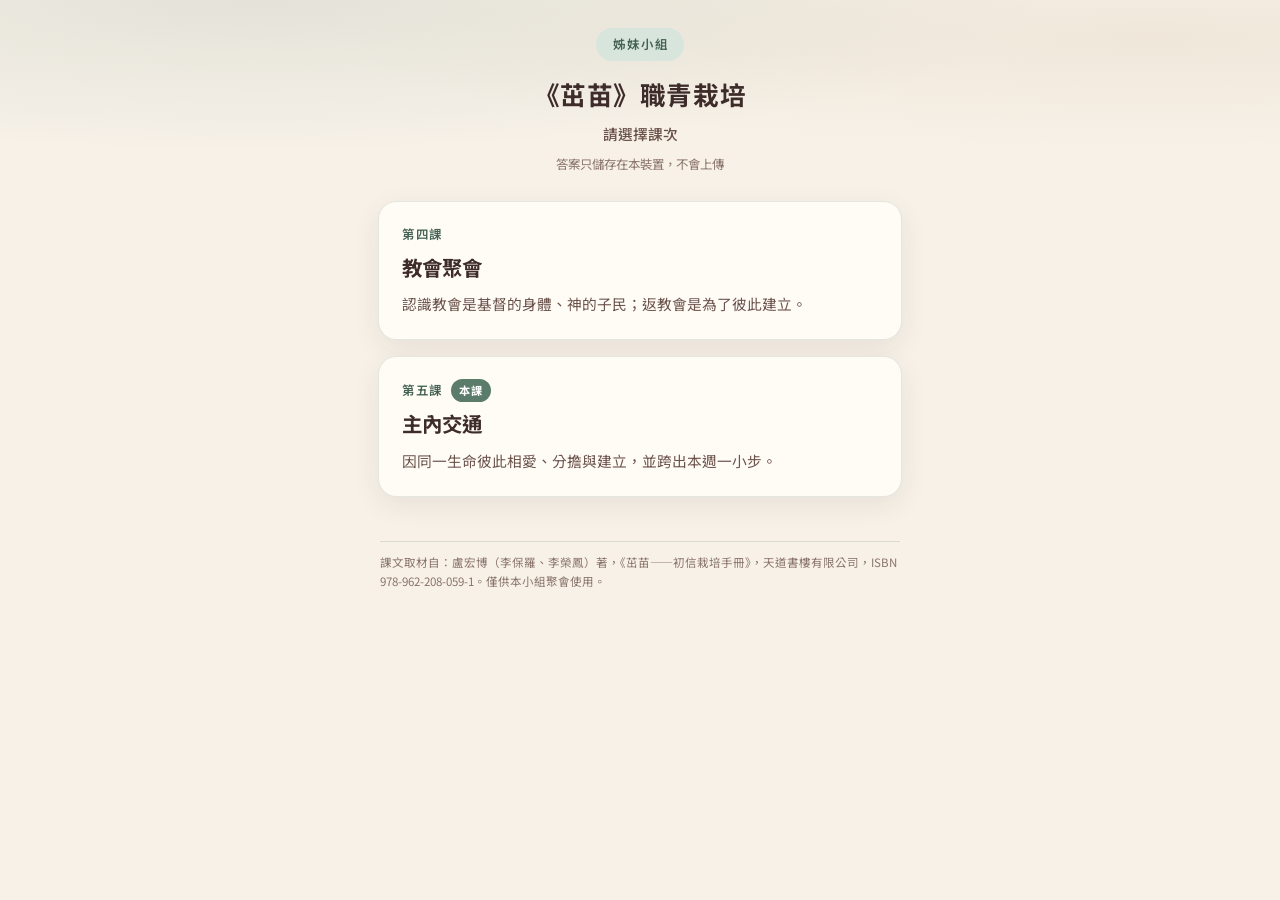
<file: index.html>
<!DOCTYPE html>
<html lang="zh-Hant">
<head>
  <meta charset="UTF-8" />
  <meta name="viewport" content="width=device-width, initial-scale=1, viewport-fit=cover" />
  <meta name="theme-color" content="#F7F1E8" />
  <meta name="description" content="《茁苗》職青姊妹小組｜請選擇課次" />
  <title>《茁苗》職青栽培｜課次目錄</title>
  <link rel="preconnect" href="https://fonts.googleapis.com" />
  <link rel="preconnect" href="https://fonts.gstatic.com" crossorigin />
  <link href="https://fonts.googleapis.com/css2?family=Noto+Sans+TC:wght@400;500;600;700&display=swap" rel="stylesheet" />
  <link rel="stylesheet" href="styles.css?v=20261112a" />
</head>
<body class="page-home">
  <header class="app-header">
    <div class="header-inner">
      <span class="badge">姊妹小組</span>
      <h1 class="app-title">《茁苗》職青栽培</h1>
      <p class="app-subtitle">請選擇課次</p>
      <p class="app-note">答案只儲存在本裝置，不會上傳</p>
    </div>
  </header>

  <main class="lesson-list">
    <a class="lesson-card" href="lesson4.html">
      <div class="lesson-meta">
        <span class="lesson-no">第四課</span>
      </div>
      <h2>教會聚會</h2>
      <p>認識教會是基督的身體、神的子民；返教會是為了彼此建立。</p>
    </a>

    <a class="lesson-card" href="lesson5.html">
      <div class="lesson-meta">
        <span class="lesson-no">第五課</span>
        <span class="tag-now">本課</span>
      </div>
      <h2>主內交通</h2>
      <p>因同一生命彼此相愛、分擔與建立，並跨出本週一小步。</p>
    </a>
  </main>

  <footer class="site-credit" aria-label="著作權與取材說明">
    <p>課文取材自：盧宏博（李保羅、李榮鳳）著，《茁苗——初信栽培手冊》，天道書樓有限公司，ISBN 978-962-208-059-1。僅供本小組聚會使用。</p>
  </footer>
</body>
</html>
</file>
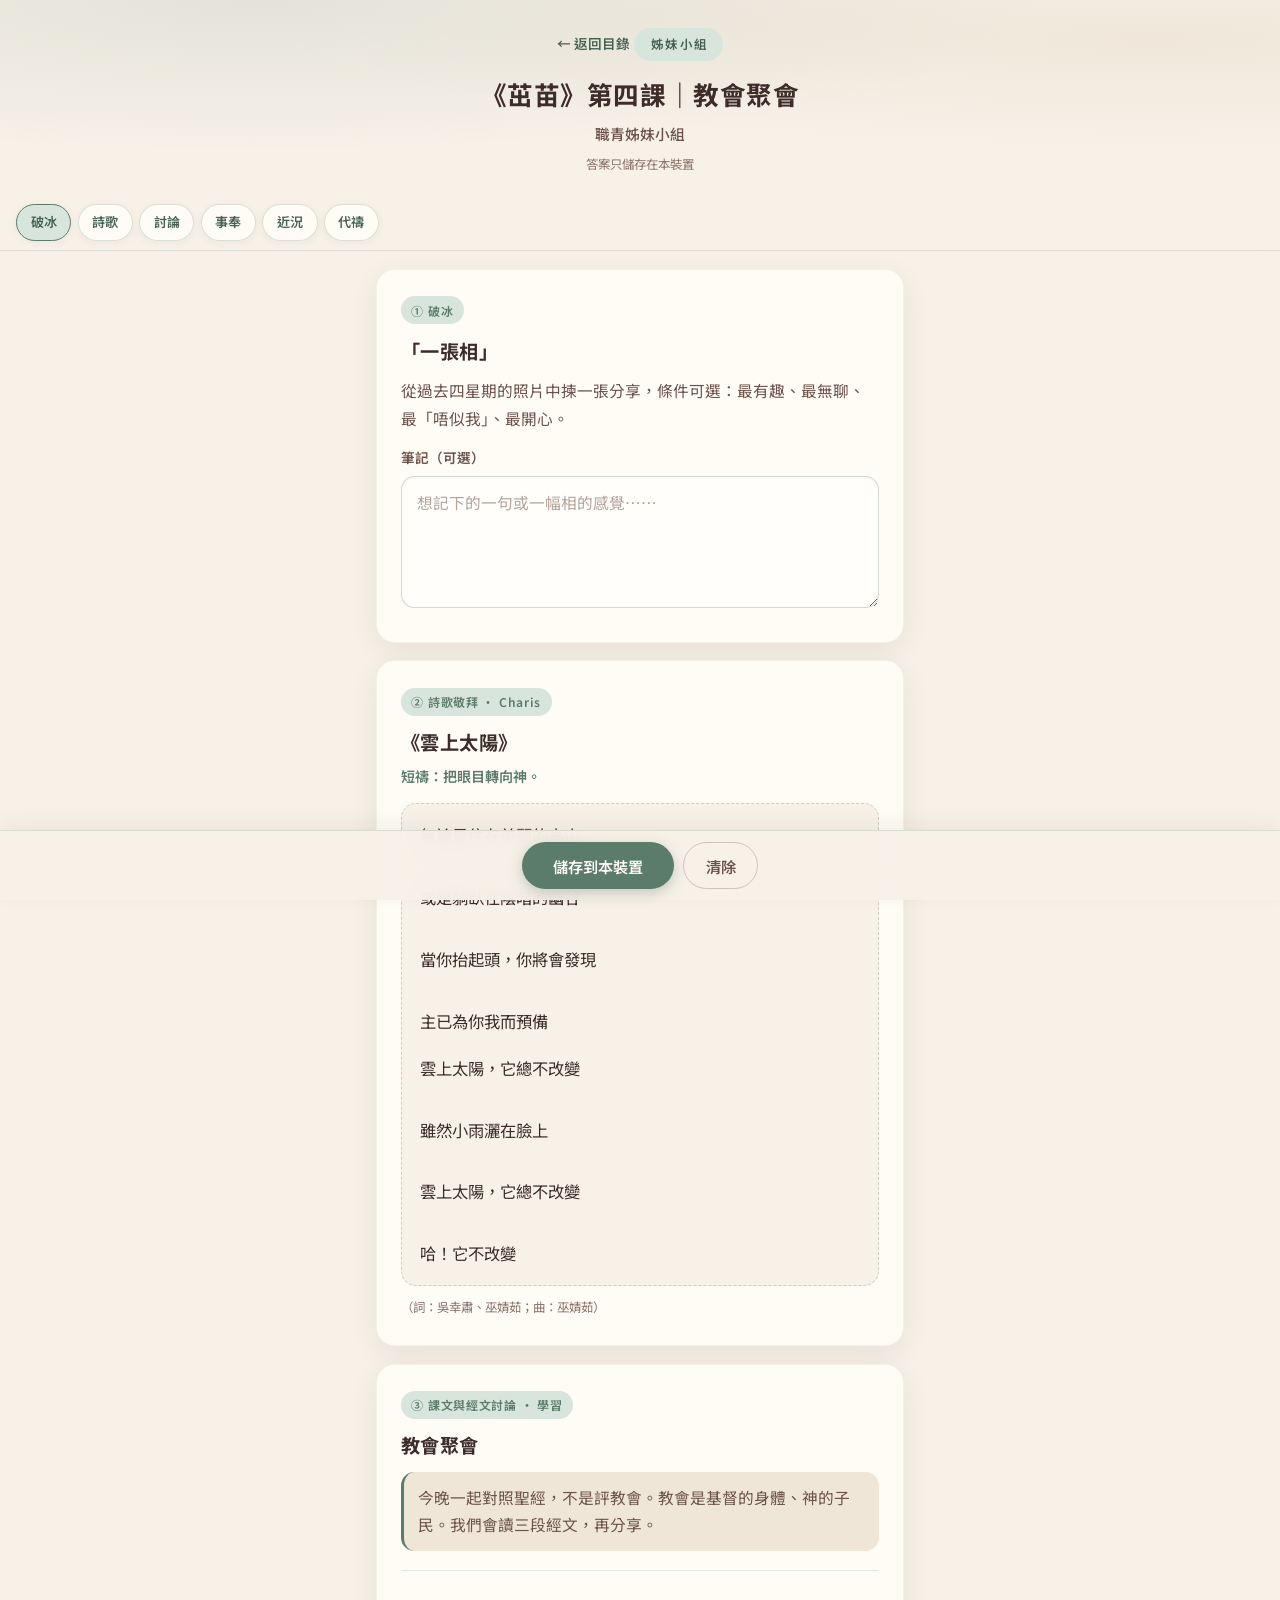
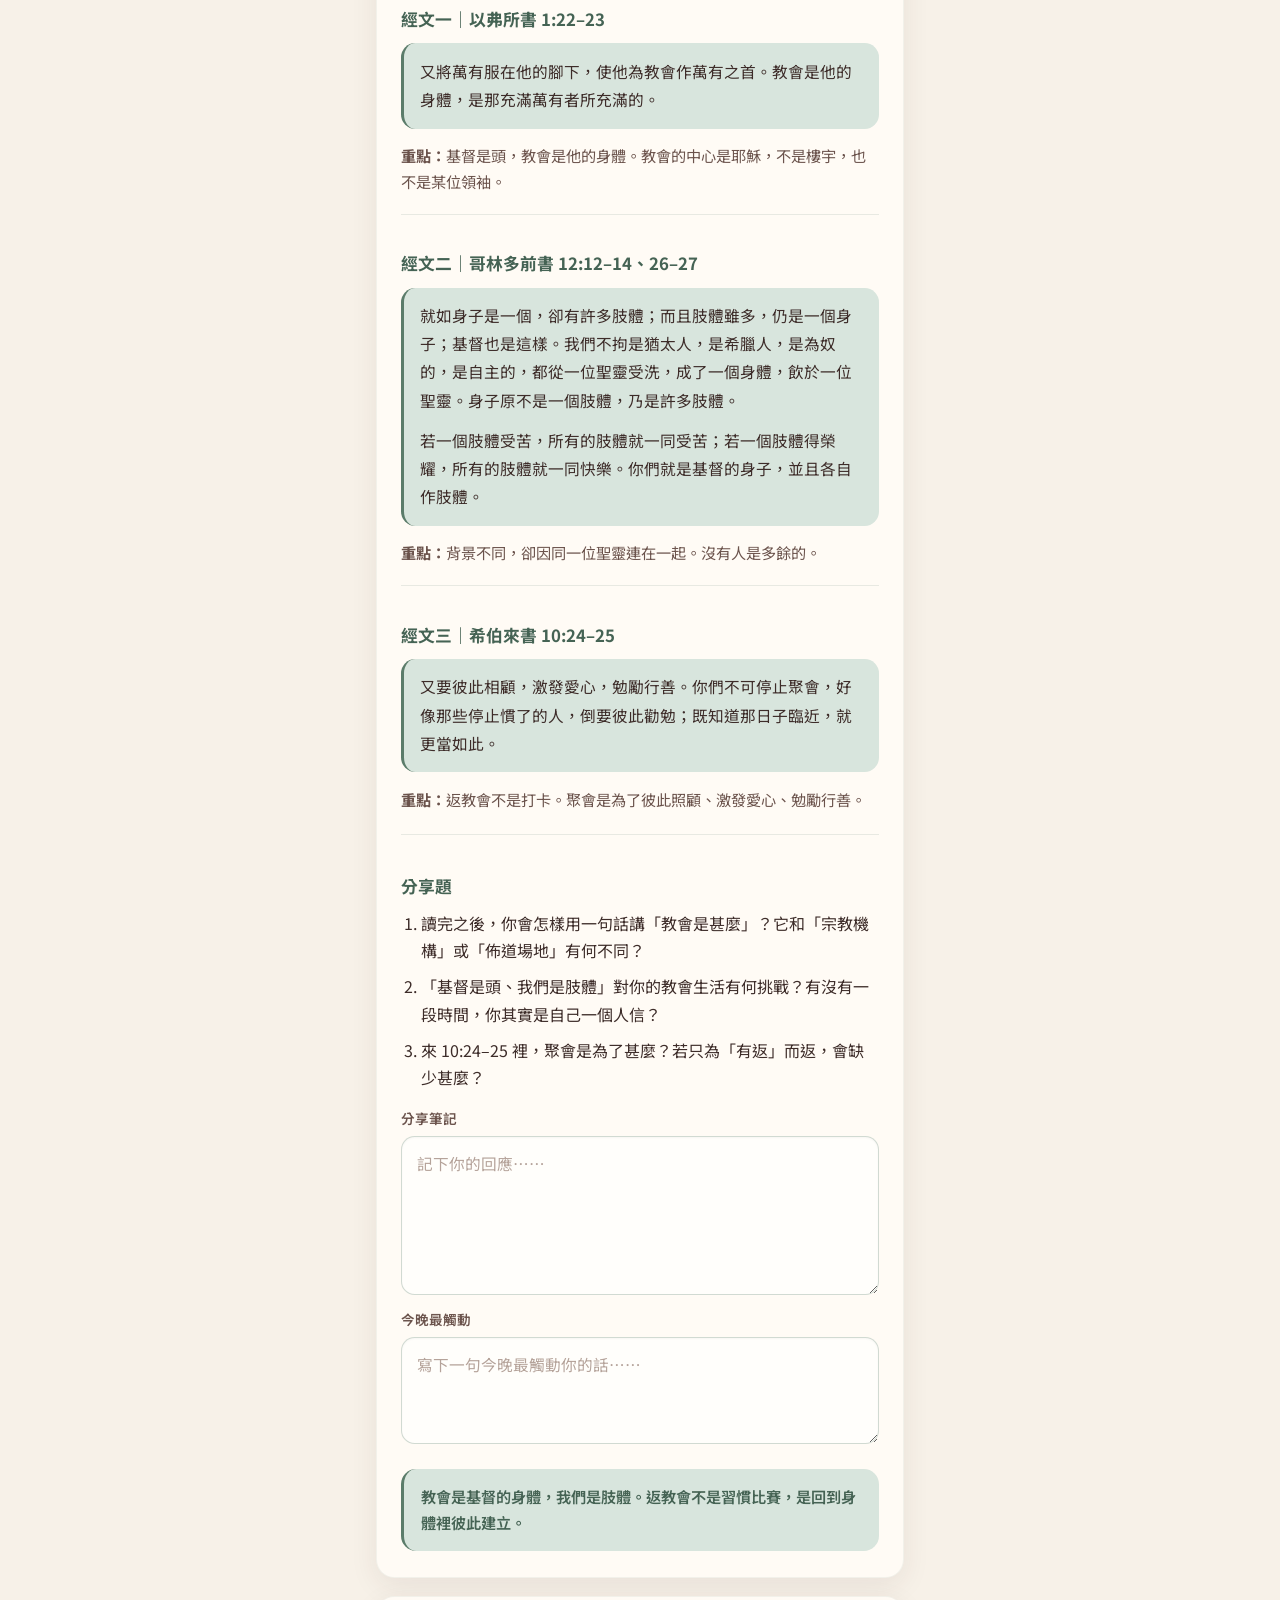
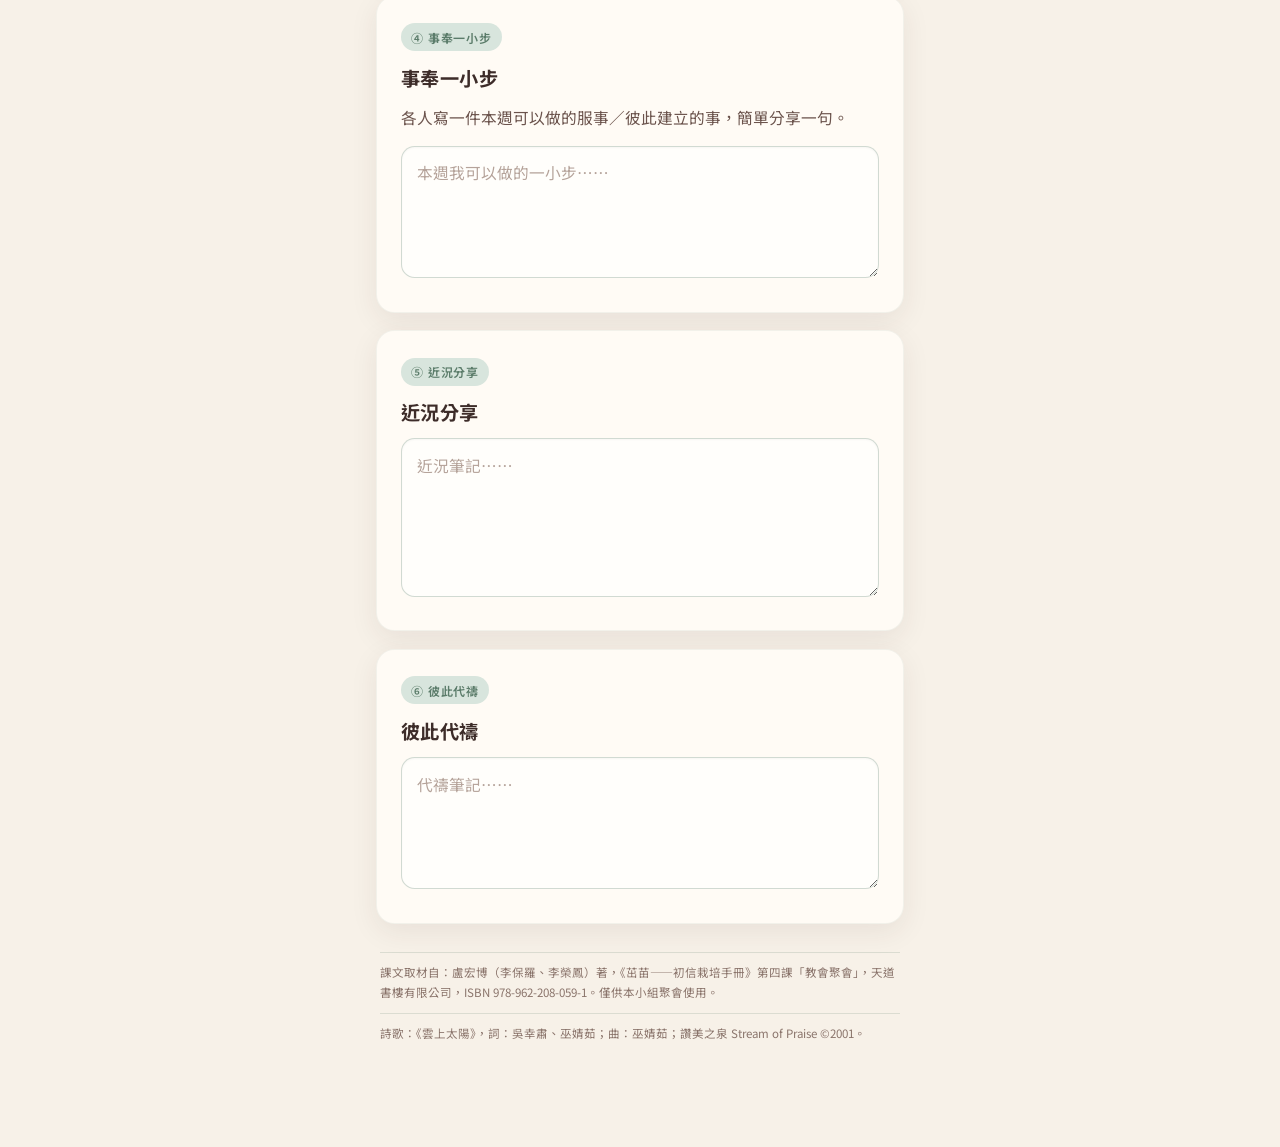
<file: lesson4.html>
<!DOCTYPE html>
<html lang="zh-Hant">
<head>
  <meta charset="UTF-8" />
  <meta name="viewport" content="width=device-width, initial-scale=1, viewport-fit=cover" />
  <meta name="theme-color" content="#F7F1E8" />
  <meta name="description" content="《茁苗》第四課｜教會聚會｜職青姊妹小組" />
  <title>《茁苗》第四課｜教會聚會</title>
  <link rel="preconnect" href="https://fonts.googleapis.com" />
  <link rel="preconnect" href="https://fonts.gstatic.com" crossorigin />
  <link href="https://fonts.googleapis.com/css2?family=Noto+Sans+TC:wght@400;500;600;700&display=swap" rel="stylesheet" />
  <link rel="stylesheet" href="styles.css?v=20261112a" />
</head>
<body data-prefix="zuomiao4:">
  <header class="app-header">
    <div class="header-inner">
      <a class="back-link" href="./">← 返回目錄</a>
      <span class="badge">姊妹小組</span>
      <h1 class="app-title">《茁苗》第四課｜教會聚會</h1>
      <p class="app-subtitle">職青姊妹小組</p>
      <p class="app-note">答案只儲存在本裝置</p>
    </div>
  </header>

  <nav class="nav-chips" aria-label="快速導覽">
    <a href="#icebreaker">破冰</a>
    <a href="#song">詩歌</a>
    <a href="#discuss">討論</a>
    <a href="#serve">事奉</a>
    <a href="#sharing">近況</a>
    <a href="#prayer">代禱</a>
  </nav>

  <main>
    <!-- ① 破冰 -->
    <section class="card" id="icebreaker">
      <div class="section-label">① 破冰</div>
      <h2 class="section-title">「一張相」</h2>
      <p class="section-body">從過去四星期的照片中揀一張分享，條件可選：最有趣、最無聊、最「唔似我」、最開心。</p>
      <label class="field-label" for="ice-notes">筆記（可選）</label>
      <textarea id="ice-notes" data-key="ice-notes" rows="4" placeholder="想記下的一句或一幅相的感覺……"></textarea>
    </section>

    <!-- ② 詩歌 -->
    <section class="card" id="song">
      <div class="section-label">② 詩歌敬拜 · Charis</div>
      <h2 class="section-title">《雲上太陽》</h2>
      <p class="song-lead">短禱：把眼目轉向神。</p>
      <div class="lyrics">
        <p>無論是住在美麗的高山<br />
        或是躺臥在陰暗的幽谷<br />
        當你抬起頭，你將會發現<br />
        主已為你我而預備</p>
        <p>雲上太陽，它總不改變<br />
        雖然小雨灑在臉上<br />
        雲上太陽，它總不改變<br />
        哈！它不改變</p>
      </div>
      <p class="song-credit">（詞：吳幸肅、巫婧茹；曲：巫婧茹）</p>
    </section>

    <!-- ③ 討論 -->
    <section class="card" id="discuss">
      <div class="section-label">③ 課文與經文討論 · 學習</div>
      <h2 class="section-title">教會聚會</h2>
      <div class="section-intro">
        今晚一起對照聖經，不是評教會。教會是基督的身體、神的子民。我們會讀三段經文，再分享。
      </div>

      <div class="passage" id="v1">
        <h3 class="q-heading">經文一｜以弗所書 1:22–23</h3>
        <blockquote class="verse-quote">
          <p>又將萬有服在他的腳下，使他為教會作萬有之首。教會是他的身體，是那充滿萬有者所充滿的。</p>
        </blockquote>
        <p class="passage-point"><strong>重點：</strong>基督是頭，教會是他的身體。教會的中心是耶穌，不是樓宇，也不是某位領袖。</p>
      </div>

      <div class="passage" id="v2">
        <h3 class="q-heading">經文二｜哥林多前書 12:12–14、26–27</h3>
        <blockquote class="verse-quote">
          <p>就如身子是一個，卻有許多肢體；而且肢體雖多，仍是一個身子；基督也是這樣。我們不拘是猶太人，是希臘人，是為奴的，是自主的，都從一位聖靈受洗，成了一個身體，飲於一位聖靈。身子原不是一個肢體，乃是許多肢體。</p>
          <p>若一個肢體受苦，所有的肢體就一同受苦；若一個肢體得榮耀，所有的肢體就一同快樂。你們就是基督的身子，並且各自作肢體。</p>
        </blockquote>
        <p class="passage-point"><strong>重點：</strong>背景不同，卻因同一位聖靈連在一起。沒有人是多餘的。</p>
      </div>

      <div class="passage" id="v3">
        <h3 class="q-heading">經文三｜希伯來書 10:24–25</h3>
        <blockquote class="verse-quote">
          <p>又要彼此相顧，激發愛心，勉勵行善。你們不可停止聚會，好像那些停止慣了的人，倒要彼此勸勉；既知道那日子臨近，就更當如此。</p>
        </blockquote>
        <p class="passage-point"><strong>重點：</strong>返教會不是打卡。聚會是為了彼此照顧、激發愛心、勉勵行善。</p>
      </div>

      <div class="q-block" id="share-qs">
        <h3 class="q-heading">分享題</h3>
        <ol class="share-list">
          <li>讀完之後，你會怎樣用一句話講「教會是甚麼」？它和「宗教機構」或「佈道場地」有何不同？</li>
          <li>「基督是頭、我們是肢體」對你的教會生活有何挑戰？有沒有一段時間，你其實是自己一個人信？</li>
          <li>來 10:24–25 裡，聚會是為了甚麼？若只為「有返」而返，會缺少甚麼？</li>
        </ol>
        <label class="field-label" for="share-notes">分享筆記</label>
        <textarea id="share-notes" data-key="share-notes" rows="5" placeholder="記下你的回應……"></textarea>

        <label class="field-label" for="touched">今晚最觸動</label>
        <textarea id="touched" data-key="touched" rows="3" placeholder="寫下一句今晚最觸動你的話……"></textarea>

        <div class="close-line">教會是基督的身體，我們是肢體。返教會不是習慣比賽，是回到身體裡彼此建立。</div>
      </div>
    </section>

    <!-- ④ 事奉 -->
    <section class="card" id="serve">
      <div class="section-label">④ 事奉一小步</div>
      <h2 class="section-title">事奉一小步</h2>
      <p class="section-body">各人寫一件本週可以做的服事／彼此建立的事，簡單分享一句。</p>
      <textarea data-key="serve-notes" rows="4" placeholder="本週我可以做的一小步……"></textarea>
    </section>

    <!-- ⑤ 近況 -->
    <section class="card" id="sharing">
      <div class="section-label">⑤ 近況分享</div>
      <h2 class="section-title">近況分享</h2>
      <textarea data-key="sharing-notes" rows="5" placeholder="近況筆記……"></textarea>
    </section>

    <!-- ⑥ 代禱 -->
    <section class="card" id="prayer">
      <div class="section-label">⑥ 彼此代禱</div>
      <h2 class="section-title">彼此代禱</h2>
      <textarea data-key="prayer-notes" rows="4" placeholder="代禱筆記……"></textarea>
    </section>
  </main>

  <footer class="site-credit" aria-label="著作權與取材說明">
    <p>課文取材自：盧宏博（李保羅、李榮鳳）著，《茁苗——初信栽培手冊》第四課「教會聚會」，天道書樓有限公司，ISBN 978-962-208-059-1。僅供本小組聚會使用。</p>
    <p>詩歌：《雲上太陽》，詞：吳幸肅、巫婧茹；曲：巫婧茹；讚美之泉 Stream of Praise ©2001。</p>
  </footer>

  <div class="save-bar" role="region" aria-label="儲存與清除">
    <button type="button" id="btn-save" class="btn btn-primary">儲存到本裝置</button>
    <button type="button" id="btn-clear" class="btn btn-ghost">清除</button>
  </div>
  <div id="toast" class="toast" role="status" aria-live="polite"></div>

  <script src="app.js?v=20261112a"></script>
</body>
</html>
</file>
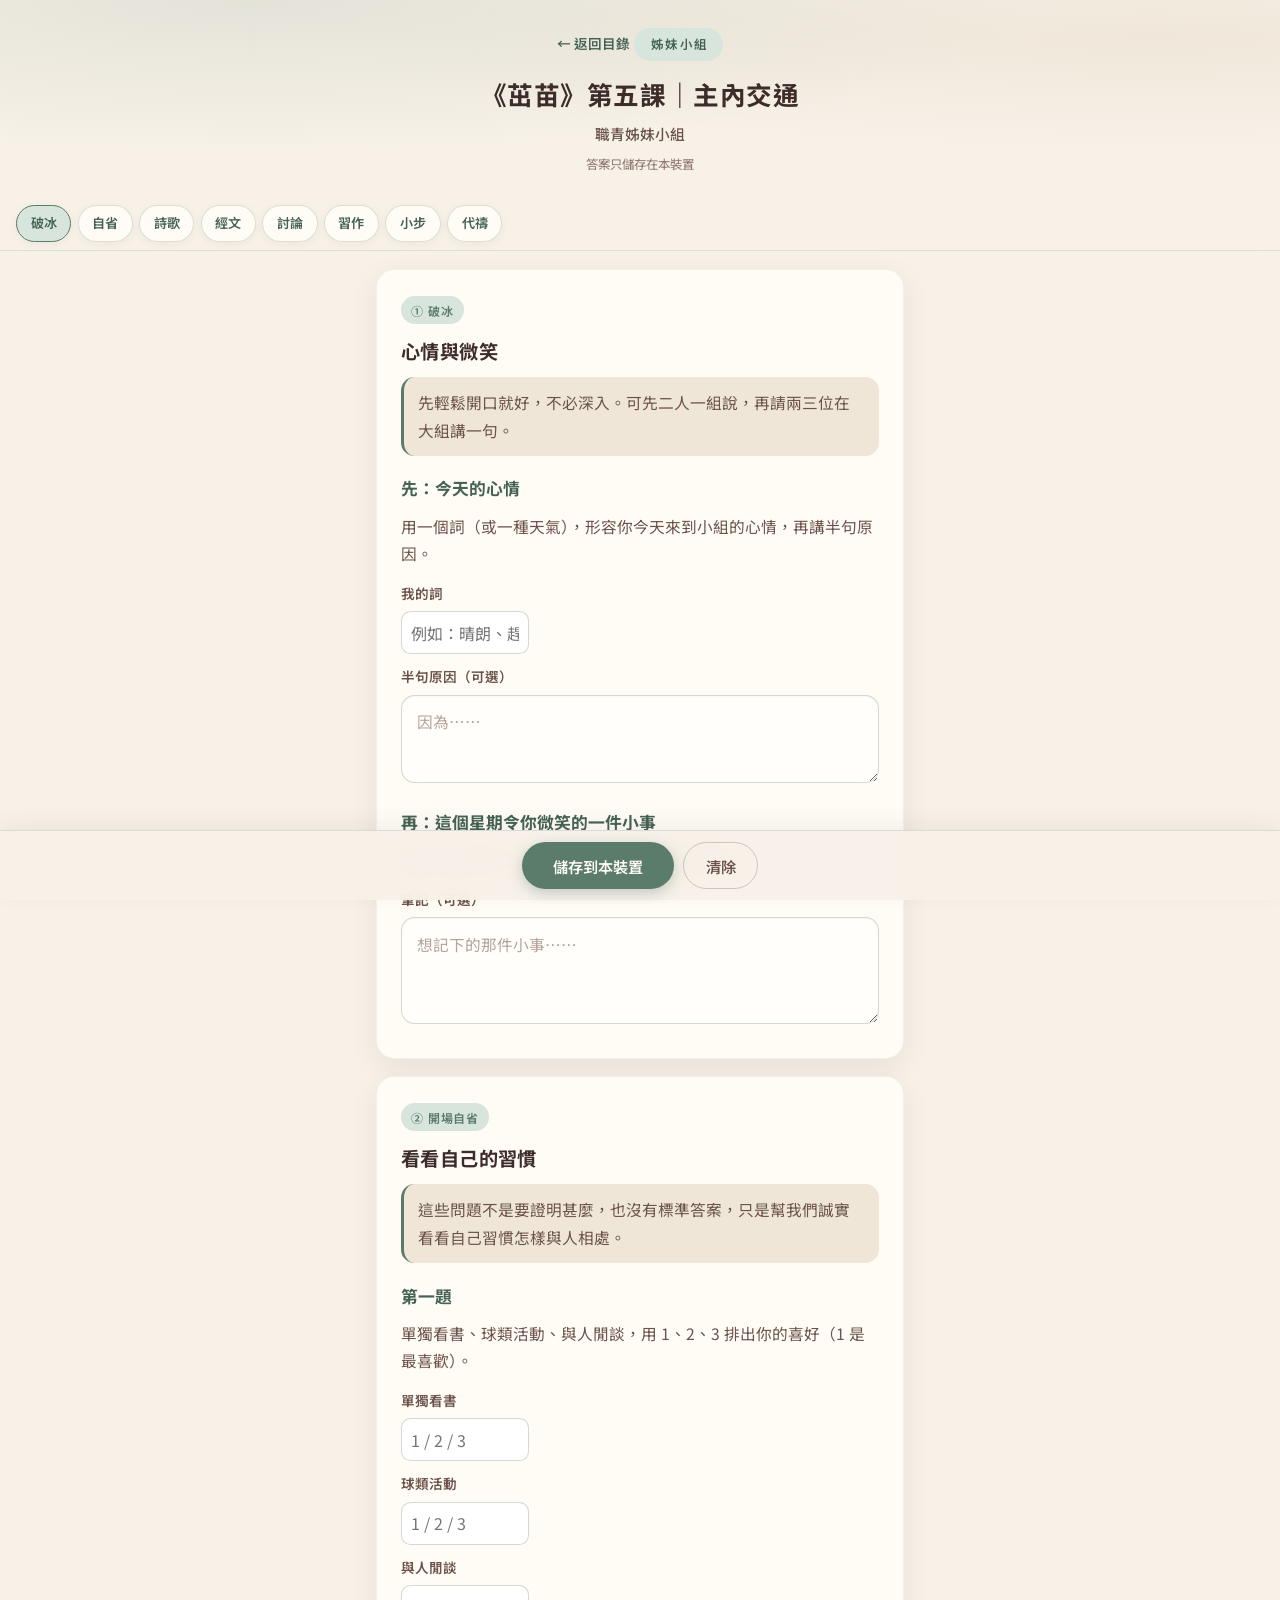
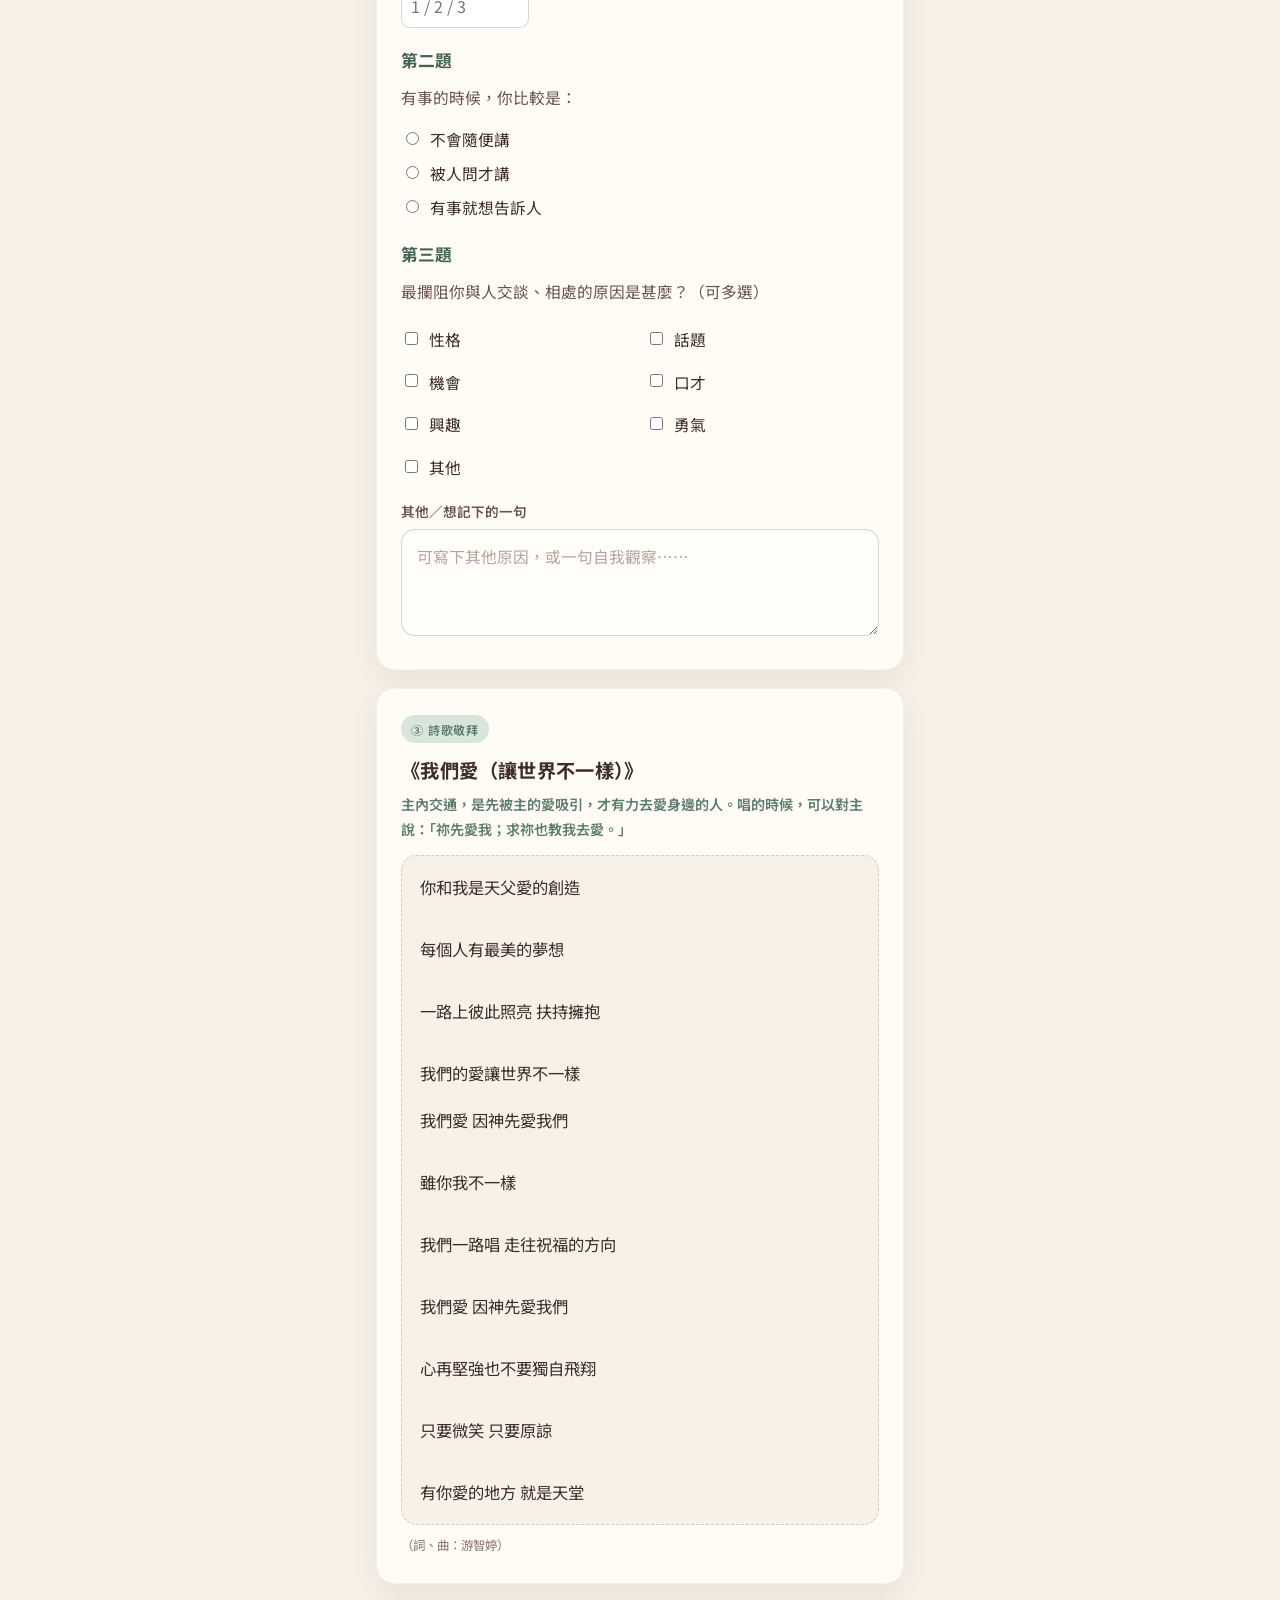
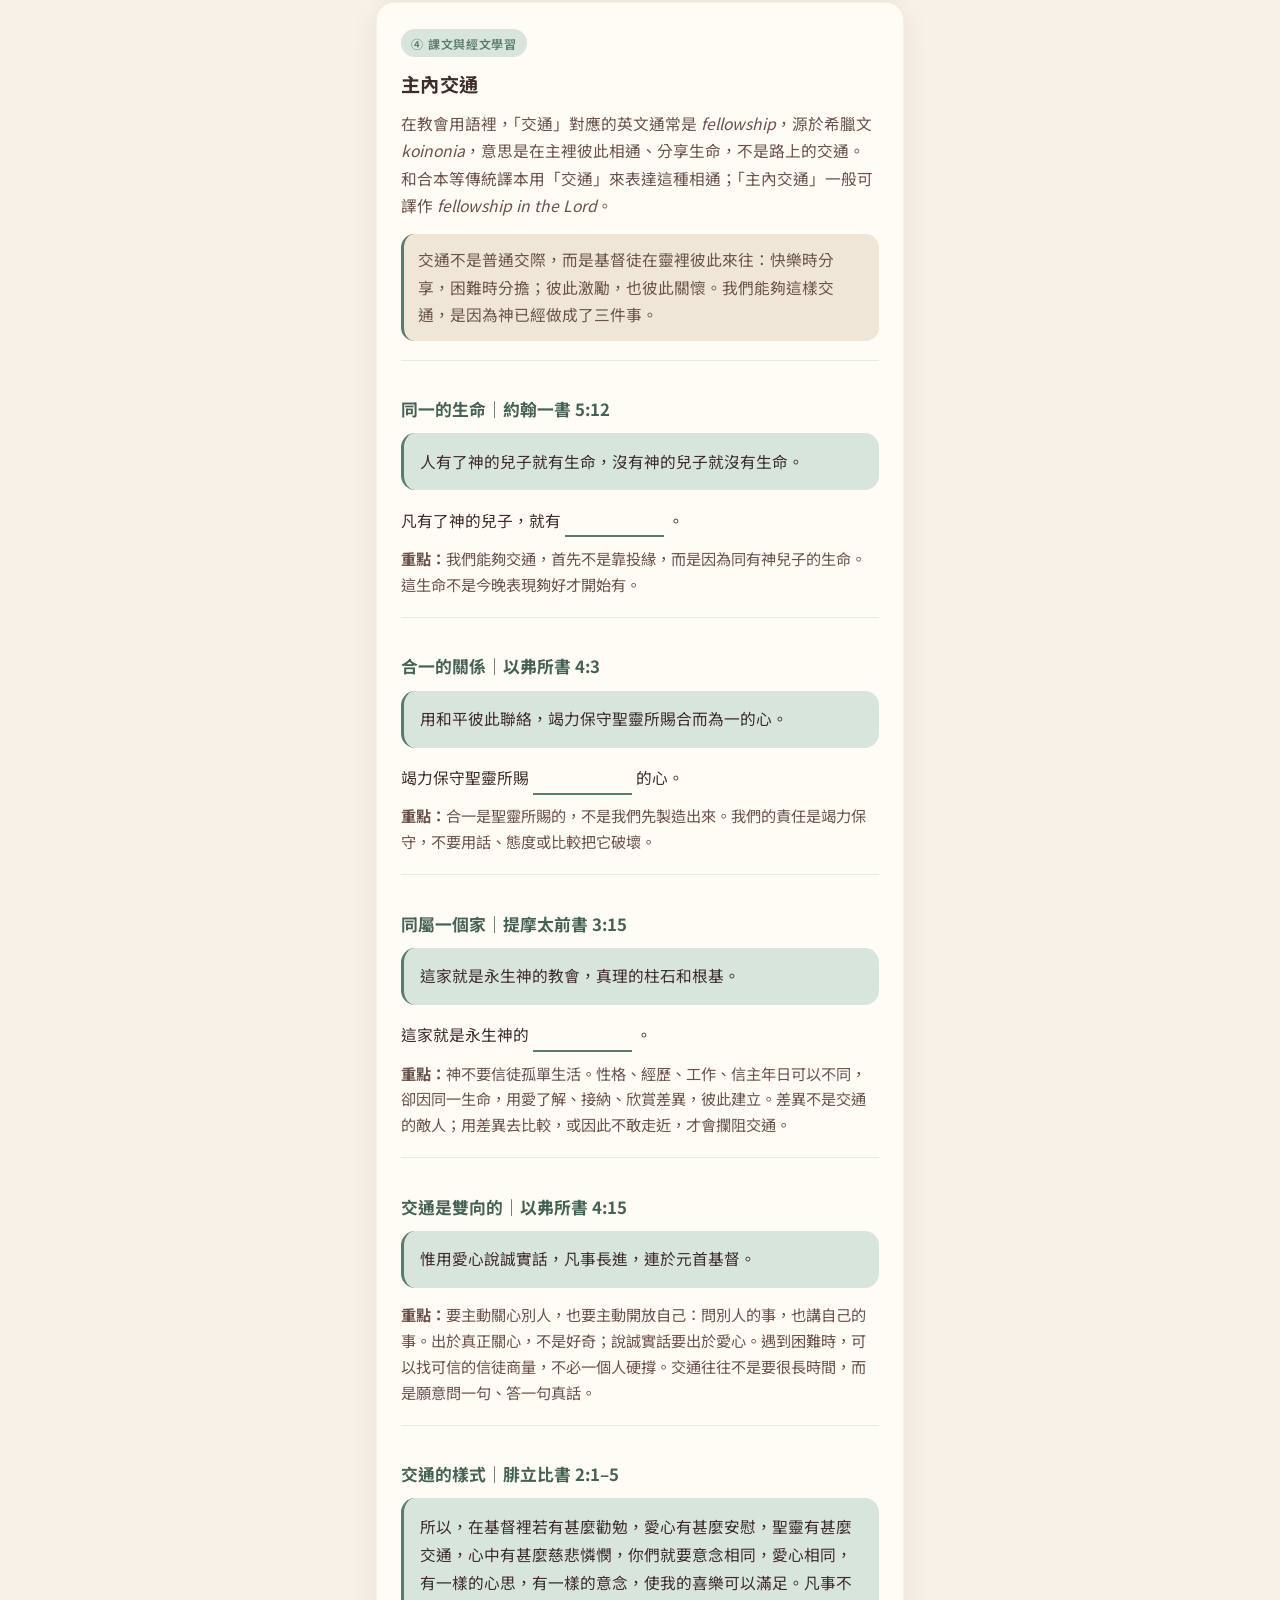
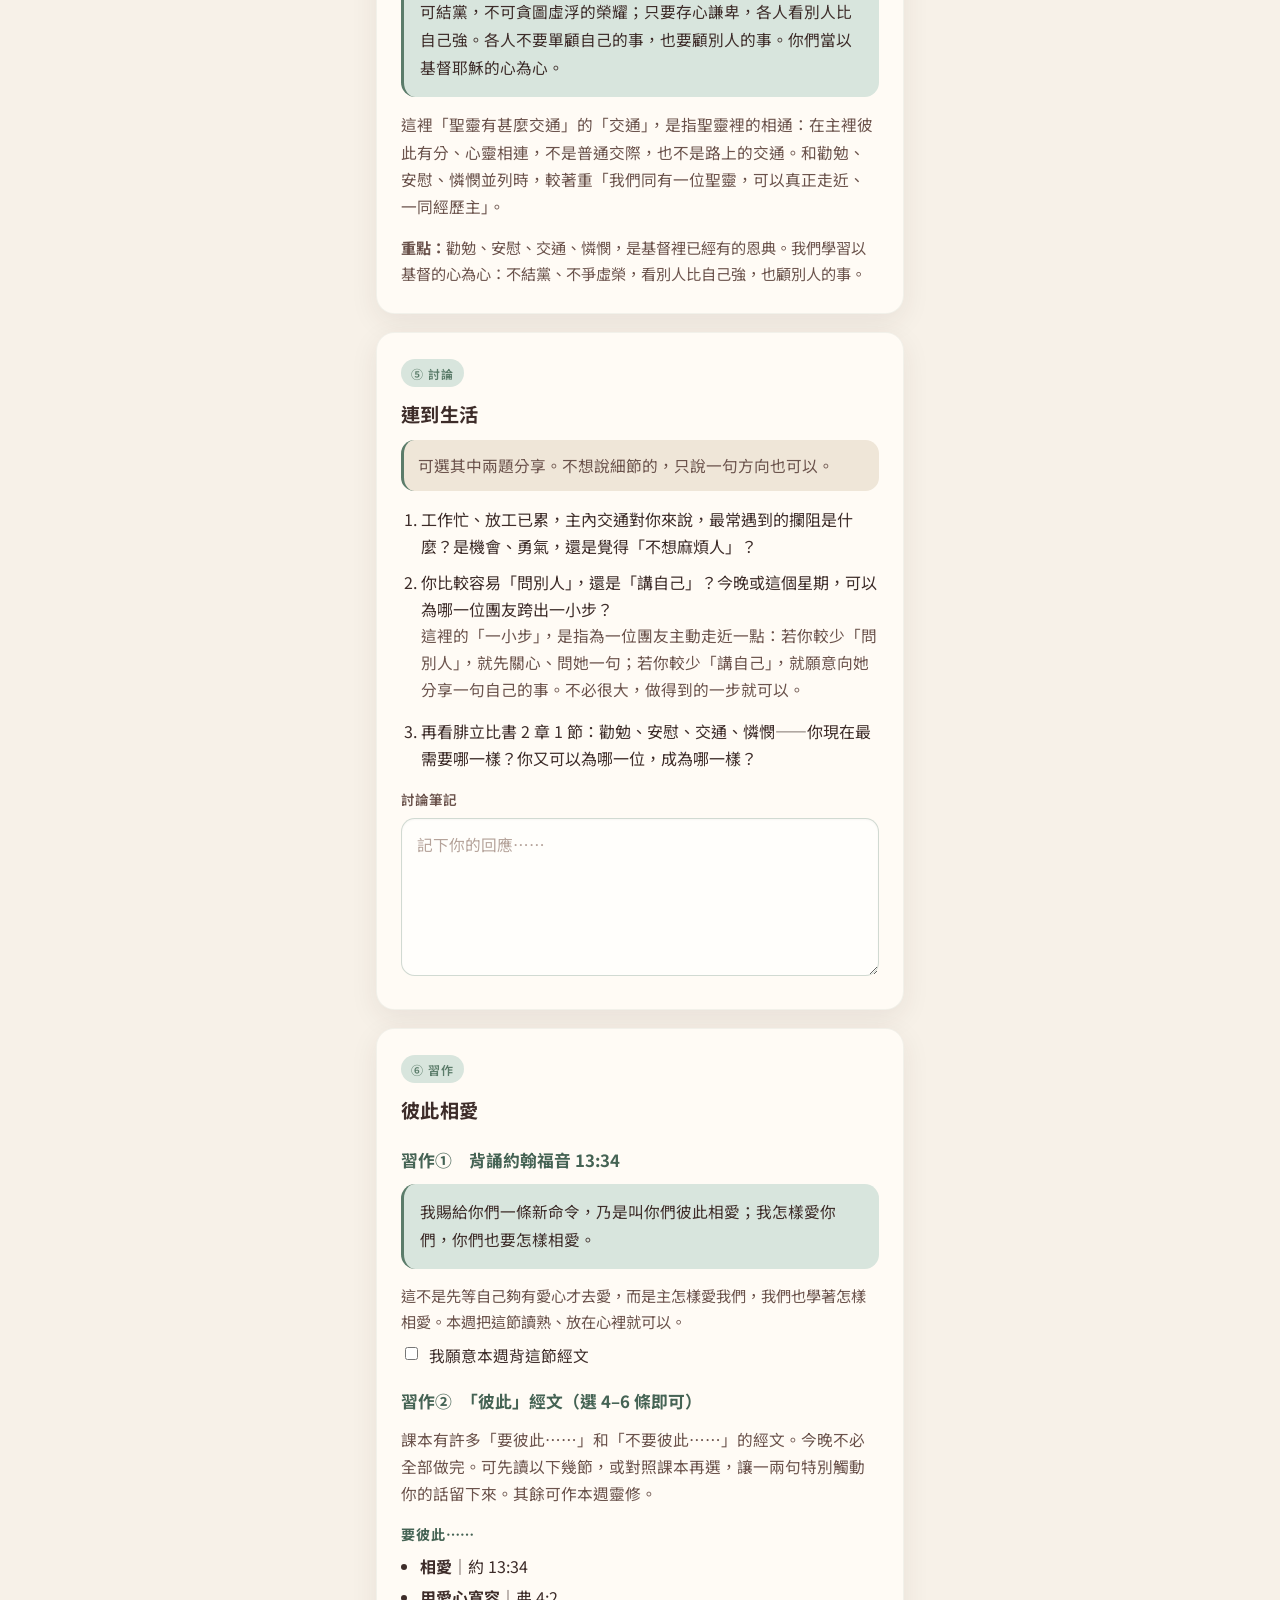
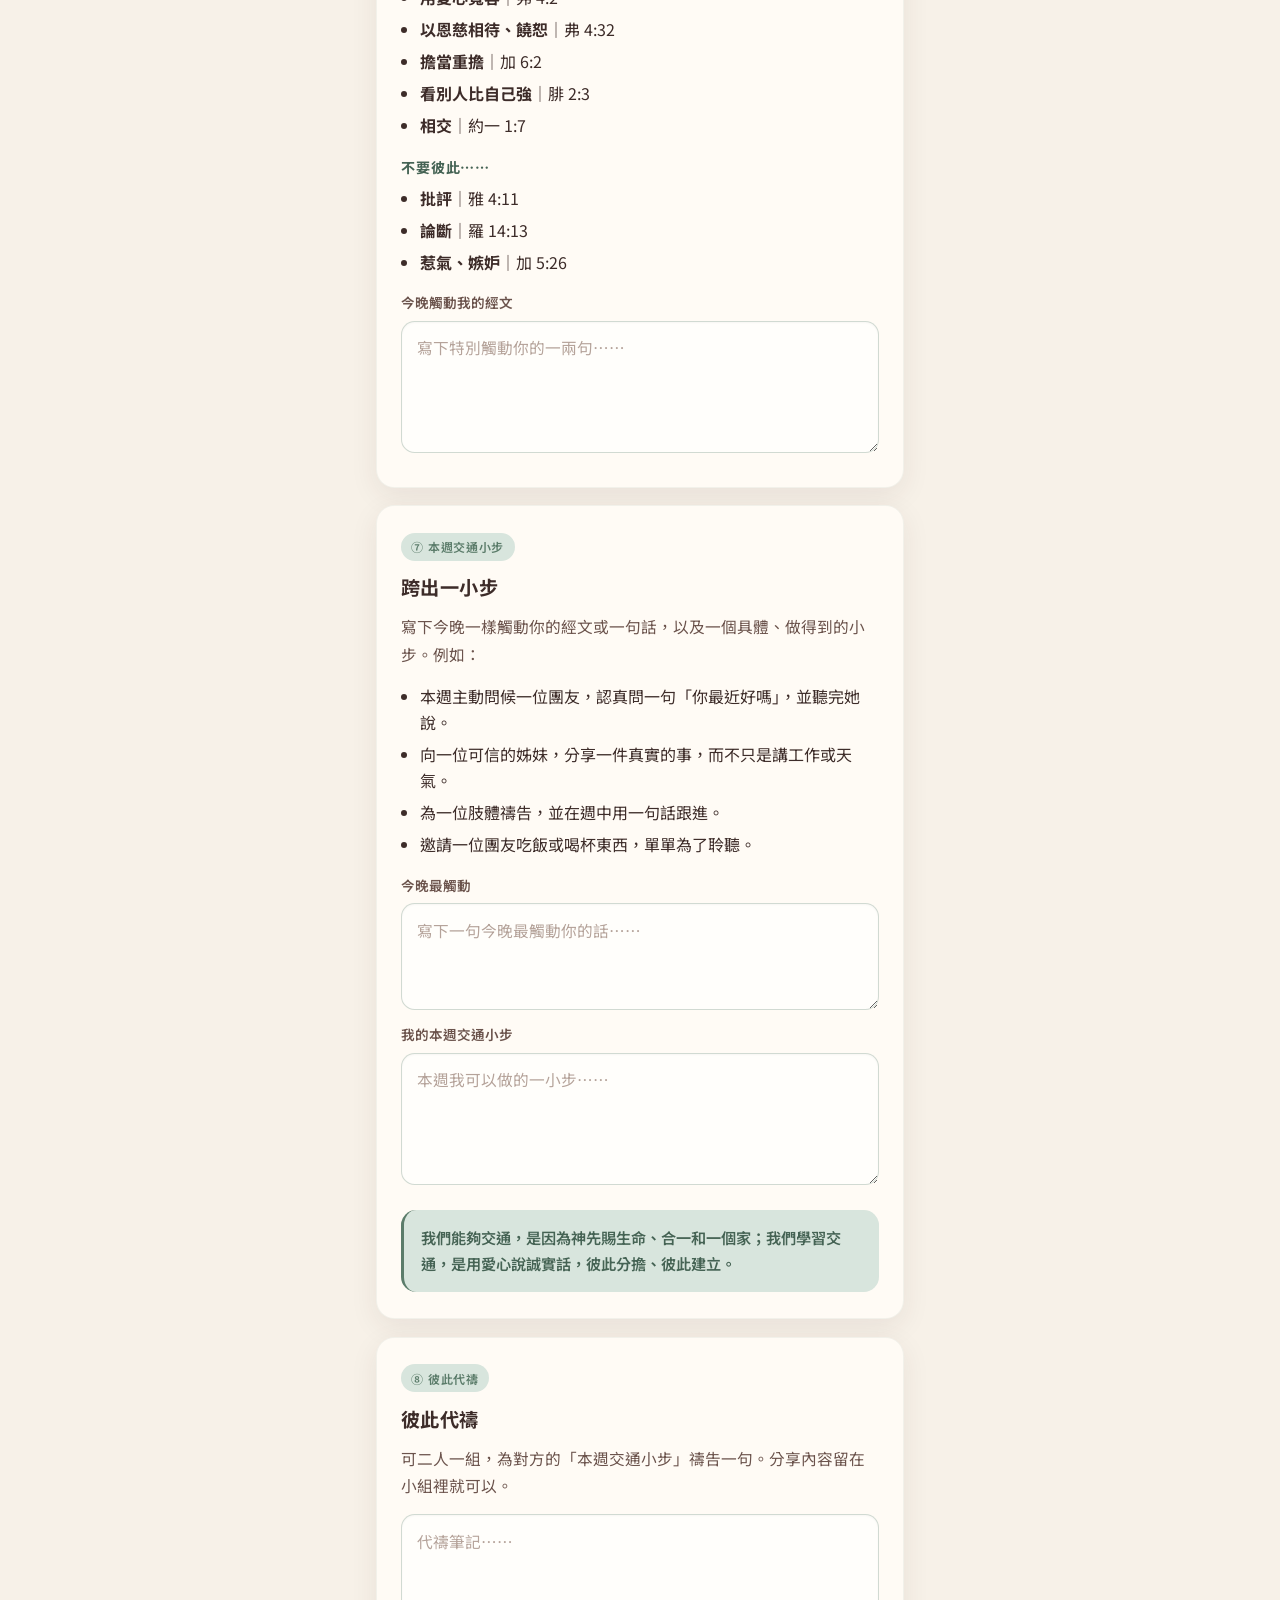
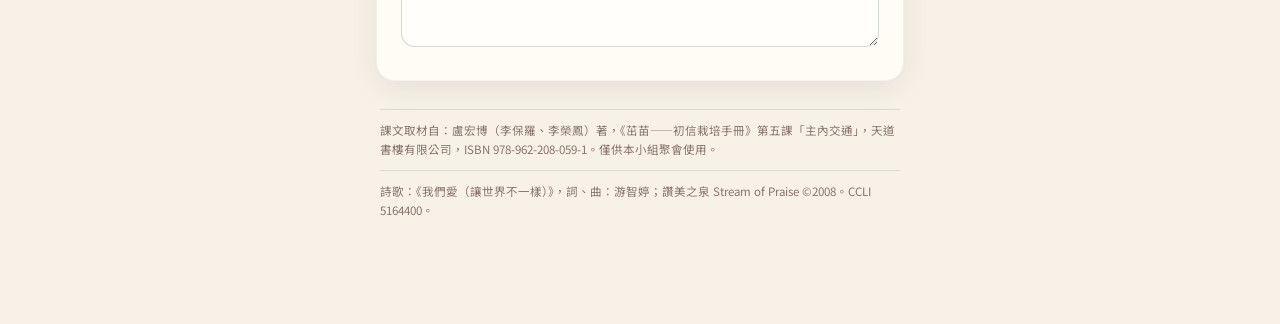
<file: lesson5.html>
<!DOCTYPE html>
<html lang="zh-Hant">
<head>
  <meta charset="UTF-8" />
  <meta name="viewport" content="width=device-width, initial-scale=1, viewport-fit=cover" />
  <meta name="theme-color" content="#F7F1E8" />
  <meta name="description" content="《茁苗》第五課｜主內交通｜職青姊妹小組" />
  <title>《茁苗》第五課｜主內交通</title>
  <link rel="preconnect" href="https://fonts.googleapis.com" />
  <link rel="preconnect" href="https://fonts.gstatic.com" crossorigin />
  <link href="https://fonts.googleapis.com/css2?family=Noto+Sans+TC:wght@400;500;600;700&display=swap" rel="stylesheet" />
  <link rel="stylesheet" href="styles.css?v=20261114d" />
</head>
<body data-prefix="zuomiao5:">
  <header class="app-header">
    <div class="header-inner">
      <a class="back-link" href="./">← 返回目錄</a>
      <span class="badge">姊妹小組</span>
      <h1 class="app-title">《茁苗》第五課｜主內交通</h1>
      <p class="app-subtitle">職青姊妹小組</p>
      <p class="app-note">答案只儲存在本裝置</p>
    </div>
  </header>

  <nav class="nav-chips" aria-label="快速導覽">
    <a href="#icebreaker">破冰</a>
    <a href="#reflect">自省</a>
    <a href="#song">詩歌</a>
    <a href="#teach">經文</a>
    <a href="#discuss">討論</a>
    <a href="#practice">習作</a>
    <a href="#step">小步</a>
    <a href="#prayer">代禱</a>
  </nav>

  <main>
    <!-- ① 破冰 -->
    <section class="card" id="icebreaker">
      <div class="section-label">① 破冰</div>
      <h2 class="section-title">心情與微笑</h2>
      <p class="section-intro">先輕鬆開口就好，不必深入。可先二人一組說，再請兩三位在大組講一句。</p>
      <h3 class="q-heading">先：今天的心情</h3>
      <p class="section-body">用一個詞（或一種天氣），形容你今天來到小組的心情，再講半句原因。</p>
      <label class="field-label" for="ice-mood">我的詞</label>
      <input id="ice-mood" class="short-input" data-key="ice-mood" type="text" placeholder="例如：晴朗、趕、安靜……" />
      <label class="field-label" for="ice-mood-why">半句原因（可選）</label>
      <textarea id="ice-mood-why" data-key="ice-mood-why" rows="2" placeholder="因為……"></textarea>
      <h3 class="q-heading">再：這個星期令你微笑的一件小事</h3>
      <p class="section-body">用大約半分鐘，分享一件令你微笑的小事就可以。</p>
      <label class="field-label" for="ice-smile">筆記（可選）</label>
      <textarea id="ice-smile" data-key="ice-smile" rows="3" placeholder="想記下的那件小事……"></textarea>
    </section>

    <!-- ② 開場自省 -->
    <section class="card" id="reflect">
      <div class="section-label">② 開場自省</div>
      <h2 class="section-title">看看自己的習慣</h2>
      <p class="section-intro">這些問題不是要證明甚麼，也沒有標準答案，只是幫我們誠實看看自己習慣怎樣與人相處。</p>

      <h3 class="q-heading">第一題</h3>
      <p class="section-body">單獨看書、球類活動、與人閒談，用 1、2、3 排出你的喜好（1 是最喜歡）。</p>
      <label class="field-label" for="pref-book">單獨看書</label>
      <input id="pref-book" class="short-input" data-key="pref-book" type="text" inputmode="numeric" placeholder="1 / 2 / 3" />
      <label class="field-label" for="pref-sport">球類活動</label>
      <input id="pref-sport" class="short-input" data-key="pref-sport" type="text" inputmode="numeric" placeholder="1 / 2 / 3" />
      <label class="field-label" for="pref-chat">與人閒談</label>
      <input id="pref-chat" class="short-input" data-key="pref-chat" type="text" inputmode="numeric" placeholder="1 / 2 / 3" />

      <h3 class="q-heading">第二題</h3>
      <p class="section-body">有事的時候，你比較是：</p>
      <label class="choice"><input type="radio" name="when-share" data-key="when-share" value="不會隨便講" /> 不會隨便講</label>
      <label class="choice"><input type="radio" name="when-share" data-key="when-share" value="被人問才講" /> 被人問才講</label>
      <label class="choice"><input type="radio" name="when-share" data-key="when-share" value="有事就想告訴人" /> 有事就想告訴人</label>

      <h3 class="q-heading">第三題</h3>
      <p class="section-body">最攔阻你與人交談、相處的原因是甚麼？（可多選）</p>
      <div class="choice-grid">
        <label class="choice"><input type="checkbox" data-key="bar-性格" /> 性格</label>
        <label class="choice"><input type="checkbox" data-key="bar-話題" /> 話題</label>
        <label class="choice"><input type="checkbox" data-key="bar-機會" /> 機會</label>
        <label class="choice"><input type="checkbox" data-key="bar-口才" /> 口才</label>
        <label class="choice"><input type="checkbox" data-key="bar-興趣" /> 興趣</label>
        <label class="choice"><input type="checkbox" data-key="bar-勇氣" /> 勇氣</label>
        <label class="choice"><input type="checkbox" data-key="bar-其他" /> 其他</label>
      </div>
      <label class="field-label" for="reflect-notes">其他／想記下的一句</label>
      <textarea id="reflect-notes" data-key="reflect-notes" rows="3" placeholder="可寫下其他原因，或一句自我觀察……"></textarea>
    </section>

    <!-- ③ 詩歌 -->
    <section class="card" id="song">
      <div class="section-label">③ 詩歌敬拜</div>
      <h2 class="section-title">《我們愛（讓世界不一樣）》</h2>
      <p class="song-lead">主內交通，是先被主的愛吸引，才有力去愛身邊的人。唱的時候，可以對主說：「祢先愛我；求祢也教我去愛。」</p>
      <div class="lyrics">
        <p>你和我是天父愛的創造<br />
        每個人有最美的夢想<br />
        一路上彼此照亮 扶持擁抱<br />
        我們的愛讓世界不一樣</p>
        <p>我們愛 因神先愛我們<br />
        雖你我不一樣<br />
        我們一路唱 走往祝福的方向<br />
        我們愛 因神先愛我們<br />
        心再堅強也不要獨自飛翔<br />
        只要微笑 只要原諒<br />
        有你愛的地方 就是天堂</p>
      </div>
      <p class="song-credit">（詞、曲：游智婷）</p>
    </section>

    <!-- ④ 經文 -->
    <section class="card" id="teach">
      <div class="section-label">④ 課文與經文學習</div>
      <h2 class="section-title">主內交通</h2>
      <p class="section-body">在教會用語裡，「交通」對應的英文通常是 <em>fellowship</em>，源於希臘文 <em>koinonia</em>，意思是在主裡彼此相通、分享生命，不是路上的交通。和合本等傳統譯本用「交通」來表達這種相通；「主內交通」一般可譯作 <em>fellowship in the Lord</em>。</p>
      <div class="section-intro">
        交通不是普通交際，而是基督徒在靈裡彼此來往：快樂時分享，困難時分擔；彼此激勵，也彼此關懷。我們能夠這樣交通，是因為神已經做成了三件事。
      </div>

      <div class="passage" id="v1">
        <h3 class="q-heading">同一的生命｜約翰一書 5:12</h3>
        <blockquote class="verse-quote">
          <p>人有了神的兒子就有生命，沒有神的兒子就沒有生命。</p>
        </blockquote>
        <p class="blank-prompt">凡有了神的兒子，就有 <input class="blank" data-key="fill-life" type="text" aria-label="填空：生命" /> 。</p>
        <p class="passage-point"><strong>重點：</strong>我們能夠交通，首先不是靠投緣，而是因為同有神兒子的生命。這生命不是今晚表現夠好才開始有。</p>
      </div>

      <div class="passage" id="v2">
        <h3 class="q-heading">合一的關係｜以弗所書 4:3</h3>
        <blockquote class="verse-quote">
          <p>用和平彼此聯絡，竭力保守聖靈所賜合而為一的心。</p>
        </blockquote>
        <p class="blank-prompt">竭力保守聖靈所賜 <input class="blank" data-key="fill-unity" type="text" aria-label="填空：合一" /> 的心。</p>
        <p class="passage-point"><strong>重點：</strong>合一是聖靈所賜的，不是我們先製造出來。我們的責任是竭力保守，不要用話、態度或比較把它破壞。</p>
      </div>

      <div class="passage" id="v3">
        <h3 class="q-heading">同屬一個家｜提摩太前書 3:15</h3>
        <blockquote class="verse-quote">
          <p>這家就是永生神的教會，真理的柱石和根基。</p>
        </blockquote>
        <p class="blank-prompt">這家就是永生神的 <input class="blank" data-key="fill-church" type="text" aria-label="填空：教會" /> 。</p>
        <p class="passage-point"><strong>重點：</strong>神不要信徒孤單生活。性格、經歷、工作、信主年日可以不同，卻因同一生命，用愛了解、接納、欣賞差異，彼此建立。差異不是交通的敵人；用差異去比較，或因此不敢走近，才會攔阻交通。</p>
      </div>

      <div class="passage" id="v4">
        <h3 class="q-heading">交通是雙向的｜以弗所書 4:15</h3>
        <blockquote class="verse-quote">
          <p>惟用愛心說誠實話，凡事長進，連於元首基督。</p>
        </blockquote>
        <p class="passage-point"><strong>重點：</strong>要主動關心別人，也要主動開放自己：問別人的事，也講自己的事。出於真正關心，不是好奇；說誠實話要出於愛心。遇到困難時，可以找可信的信徒商量，不必一個人硬撐。交通往往不是要很長時間，而是願意問一句、答一句真話。</p>
      </div>

      <div class="passage" id="v5">
        <h3 class="q-heading">交通的樣式｜腓立比書 2:1–5</h3>
        <blockquote class="verse-quote">
          <p>所以，在基督裡若有甚麼勸勉，愛心有甚麼安慰，聖靈有甚麼交通，心中有甚麼慈悲憐憫，你們就要意念相同，愛心相同，有一樣的心思，有一樣的意念，使我的喜樂可以滿足。凡事不可結黨，不可貪圖虛浮的榮耀；只要存心謙卑，各人看別人比自己強。各人不要單顧自己的事，也要顧別人的事。你們當以基督耶穌的心為心。</p>
        </blockquote>
        <p class="section-body">這裡「聖靈有甚麼交通」的「交通」，是指聖靈裡的相通：在主裡彼此有分、心靈相連，不是普通交際，也不是路上的交通。和勸勉、安慰、憐憫並列時，較著重「我們同有一位聖靈，可以真正走近、一同經歷主」。</p>
        <p class="passage-point"><strong>重點：</strong>勸勉、安慰、交通、憐憫，是基督裡已經有的恩典。我們學習以基督的心為心：不結黨、不爭虛榮，看別人比自己強，也顧別人的事。</p>
      </div>
    </section>

    <!-- ⑤ 討論 -->
    <section class="card" id="discuss">
      <div class="section-label">⑤ 討論</div>
      <h2 class="section-title">連到生活</h2>
      <p class="section-intro">可選其中兩題分享。不想說細節的，只說一句方向也可以。</p>
      <ol class="share-list">
        <li>工作忙、放工已累，主內交通對你來說，最常遇到的攔阻是什麼？是機會、勇氣，還是覺得「不想麻煩人」？</li>
        <li>你比較容易「問別人」，還是「講自己」？今晚或這個星期，可以為哪一位團友跨出一小步？
          <p class="section-body">這裡的「一小步」，是指為一位團友主動走近一點：若你較少「問別人」，就先關心、問她一句；若你較少「講自己」，就願意向她分享一句自己的事。不必很大，做得到的一步就可以。</p>
        </li>
        <li>再看腓立比書 2 章 1 節：勸勉、安慰、交通、憐憫——你現在最需要哪一樣？你又可以為哪一位，成為哪一樣？</li>
      </ol>
      <label class="field-label" for="discuss-notes">討論筆記</label>
      <textarea id="discuss-notes" data-key="discuss-notes" rows="5" placeholder="記下你的回應……"></textarea>
    </section>

    <!-- ⑥ 習作 -->
    <section class="card" id="practice">
      <div class="section-label">⑥ 習作</div>
      <h2 class="section-title">彼此相愛</h2>

      <h3 class="q-heading">習作①　背誦約翰福音 13:34</h3>
      <blockquote class="verse-quote">
        <p>我賜給你們一條新命令，乃是叫你們彼此相愛；我怎樣愛你們，你們也要怎樣相愛。</p>
      </blockquote>
      <p class="passage-point">這不是先等自己夠有愛心才去愛，而是主怎樣愛我們，我們也學著怎樣相愛。本週把這節讀熟、放在心裡就可以。</p>
      <label class="choice"><input type="checkbox" data-key="mem-john1334" /> 我願意本週背這節經文</label>

      <h3 class="q-heading">習作②　「彼此」經文（選 4–6 條即可）</h3>
      <p class="section-body">課本有許多「要彼此……」和「不要彼此……」的經文。今晚不必全部做完。可先讀以下幾節，或對照課本再選，讓一兩句特別觸動你的話留下來。其餘可作本週靈修。</p>

      <p class="subhead">要彼此……</p>
      <ul class="verse-mini">
        <li><strong>相愛</strong>｜約 13:34</li>
        <li><strong>用愛心寬容</strong>｜弗 4:2</li>
        <li><strong>以恩慈相待、饒恕</strong>｜弗 4:32</li>
        <li><strong>擔當重擔</strong>｜加 6:2</li>
        <li><strong>看別人比自己強</strong>｜腓 2:3</li>
        <li><strong>相交</strong>｜約一 1:7</li>
      </ul>
      <p class="subhead">不要彼此……</p>
      <ul class="verse-mini">
        <li><strong>批評</strong>｜雅 4:11</li>
        <li><strong>論斷</strong>｜羅 14:13</li>
        <li><strong>惹氣、嫉妒</strong>｜加 5:26</li>
      </ul>
      <label class="field-label" for="practice-notes">今晚觸動我的經文</label>
      <textarea id="practice-notes" data-key="practice-notes" rows="4" placeholder="寫下特別觸動你的一兩句……"></textarea>
    </section>

    <!-- ⑦ 本週小步 -->
    <section class="card" id="step">
      <div class="section-label">⑦ 本週交通小步</div>
      <h2 class="section-title">跨出一小步</h2>
      <p class="section-body">寫下今晚一樣觸動你的經文或一句話，以及一個具體、做得到的小步。例如：</p>
      <ul class="plain-list">
        <li>本週主動問候一位團友，認真問一句「你最近好嗎」，並聽完她說。</li>
        <li>向一位可信的姊妹，分享一件真實的事，而不只是講工作或天氣。</li>
        <li>為一位肢體禱告，並在週中用一句話跟進。</li>
        <li>邀請一位團友吃飯或喝杯東西，單單為了聆聽。</li>
      </ul>
      <label class="field-label" for="touched">今晚最觸動</label>
      <textarea id="touched" data-key="touched" rows="3" placeholder="寫下一句今晚最觸動你的話……"></textarea>
      <label class="field-label" for="week-step">我的本週交通小步</label>
      <textarea id="week-step" data-key="week-step" rows="4" placeholder="本週我可以做的一小步……"></textarea>
      <div class="close-line">我們能夠交通，是因為神先賜生命、合一和一個家；我們學習交通，是用愛心說誠實話，彼此分擔、彼此建立。</div>
    </section>

    <!-- ⑧ 代禱 -->
    <section class="card" id="prayer">
      <div class="section-label">⑧ 彼此代禱</div>
      <h2 class="section-title">彼此代禱</h2>
      <p class="section-body">可二人一組，為對方的「本週交通小步」禱告一句。分享內容留在小組裡就可以。</p>
      <textarea data-key="prayer-notes" rows="4" placeholder="代禱筆記……"></textarea>
    </section>
  </main>

  <footer class="site-credit" aria-label="著作權與取材說明">
    <p>課文取材自：盧宏博（李保羅、李榮鳳）著，《茁苗——初信栽培手冊》第五課「主內交通」，天道書樓有限公司，ISBN 978-962-208-059-1。僅供本小組聚會使用。</p>
    <p>詩歌：《我們愛（讓世界不一樣）》，詞、曲：游智婷；讚美之泉 Stream of Praise ©2008。CCLI 5164400。</p>
  </footer>

  <div class="save-bar" role="region" aria-label="儲存與清除">
    <button type="button" id="btn-save" class="btn btn-primary">儲存到本裝置</button>
    <button type="button" id="btn-clear" class="btn btn-ghost">清除</button>
  </div>
  <div id="toast" class="toast" role="status" aria-live="polite"></div>

  <script src="app.js?v=20261114d"></script>
</body>
</html>
</file>
<file: styles.css>
/* 《茁苗》第四課｜職青姊妹小組 — 溫暖家居風（有別於 RETIRE 白／黑／海軍藍襯線） */
:root {
  --cream: #F7F1E8;
  --cream-deep: #EFE6D8;
  --card: #FFFBF5;
  --sage: #5B7C6A;
  --sage-soft: #D8E5DD;
  --sage-deep: #456354;
  --brown: #3D2C29;
  --brown-soft: #6B534C;
  --muted: #8A746B;
  --shadow: 0 8px 28px rgba(61, 44, 41, 0.08);
  --shadow-soft: 0 2px 10px rgba(61, 44, 41, 0.05);
  --radius: 1.15rem;
  --sans: "Noto Sans TC", "PingFang TC", "Microsoft JhengHei", "Helvetica Neue", sans-serif;
  --safe-top: env(safe-area-inset-top, 0px);
  --safe-bottom: env(safe-area-inset-bottom, 0px);
  --nav-h: 3rem;
  --bar-h: 4.2rem;
}

*, *::before, *::after { box-sizing: border-box; }

html {
  scroll-behavior: smooth;
  -webkit-text-size-adjust: 100%;
  scroll-padding-top: calc(var(--nav-h) + var(--safe-top) + 0.75rem);
}

body {
  margin: 0;
  overflow-x: hidden;
  background: var(--cream);
  color: var(--brown);
  font-family: var(--sans);
  font-size: 16px;
  line-height: 1.75;
  min-height: 100dvh;
  padding-bottom: calc(var(--bar-h) + var(--safe-bottom) + 1.5rem);
}

a { color: var(--sage-deep); text-decoration: none; }
a:hover { text-decoration: underline; }

/* —— Header —— */
.app-header {
  padding: calc(1.75rem + var(--safe-top)) 1.35rem 1.25rem;
  text-align: center;
  background:
    radial-gradient(ellipse at 20% 0%, rgba(91, 124, 106, 0.12), transparent 55%),
    radial-gradient(ellipse at 90% 20%, rgba(239, 230, 216, 0.9), transparent 50%),
    var(--cream);
}

.header-inner {
  max-width: 560px;
  margin: 0 auto;
}

.badge {
  display: inline-block;
  font-size: 0.78rem;
  font-weight: 600;
  letter-spacing: 0.18em;
  padding: 0.35rem 0.9rem 0.35rem 1.05rem;
  color: var(--sage-deep);
  background: var(--sage-soft);
  border-radius: 999px;
  margin-bottom: 0.85rem;
}

.app-title {
  margin: 0;
  font-weight: 700;
  font-size: 1.45rem;
  line-height: 1.45;
  letter-spacing: 0.02em;
  color: var(--brown);
}

.app-subtitle {
  margin: 0.55rem 0 0;
  font-size: 0.92rem;
  color: var(--brown-soft);
  font-weight: 500;
}

.app-note {
  margin: 0.45rem 0 0;
  font-size: 0.78rem;
  color: var(--muted);
}

/* —— Sticky nav chips —— */
.nav-chips {
  position: sticky;
  top: 0;
  z-index: 90;
  display: flex;
  gap: 0.4rem;
  justify-content: flex-start;
  align-items: center;
  overflow-x: auto;
  -webkit-overflow-scrolling: touch;
  scrollbar-width: none;
  padding: 0.55rem 1rem;
  padding-top: calc(0.55rem + var(--safe-top));
  min-height: calc(var(--nav-h) + var(--safe-top));
  background: rgba(247, 241, 232, 0.92);
  backdrop-filter: blur(10px);
  -webkit-backdrop-filter: blur(10px);
  border-bottom: 1px solid rgba(91, 124, 106, 0.15);
}

.nav-chips::-webkit-scrollbar { display: none; }

.nav-chips a {
  flex: 0 0 auto;
  padding: 0.38rem 0.85rem;
  border-radius: 999px;
  font-size: 0.82rem;
  font-weight: 600;
  color: var(--sage-deep);
  background: var(--card);
  border: 1px solid rgba(91, 124, 106, 0.22);
  box-shadow: var(--shadow-soft);
  text-decoration: none;
  white-space: nowrap;
}

.nav-chips a:hover,
.nav-chips a:focus-visible {
  background: var(--sage-soft);
  outline: none;
}

/* —— Main / cards —— */
main {
  max-width: 560px;
  margin: 0 auto;
  padding: 1.1rem 1rem 0.5rem;
  display: flex;
  flex-direction: column;
  gap: 1.1rem;
}

.card {
  background: var(--card);
  border-radius: var(--radius);
  box-shadow: var(--shadow);
  padding: 1.35rem 1.25rem 1.45rem;
  border: 1px solid rgba(91, 124, 106, 0.08);
}

.section-label {
  display: inline-block;
  font-size: 0.75rem;
  font-weight: 600;
  letter-spacing: 0.06em;
  color: var(--sage);
  background: var(--sage-soft);
  padding: 0.22rem 0.65rem;
  border-radius: 999px;
  margin-bottom: 0.65rem;
}

.section-title {
  margin: 0 0 0.55rem;
  font-size: 1.2rem;
  font-weight: 700;
  color: var(--brown);
  letter-spacing: 0.02em;
}

.section-body,
.section-intro {
  margin: 0 0 0.9rem;
  color: var(--brown-soft);
  font-size: 0.98rem;
}

.section-intro {
  padding: 0.75rem 0.9rem;
  background: var(--cream-deep);
  border-radius: 0.85rem;
  border-left: 3px solid var(--sage);
}

.field-label {
  display: block;
  font-size: 0.85rem;
  font-weight: 600;
  color: var(--brown-soft);
  margin: 0.4rem 0 0.35rem;
}

textarea {
  width: 100%;
  resize: vertical;
  min-height: 5.5rem;
  padding: 0.85rem 0.95rem;
  border: 1.5px solid rgba(91, 124, 106, 0.28);
  border-radius: 0.85rem;
  background: #FFFEFB;
  color: var(--brown);
  font-family: inherit;
  font-size: 0.98rem;
  line-height: 1.65;
  box-shadow: inset 0 1px 2px rgba(61, 44, 41, 0.04);
}

textarea::placeholder { color: #B5A39A; }
textarea:focus {
  outline: none;
  border-color: var(--sage);
  box-shadow: 0 0 0 3px rgba(91, 124, 106, 0.18);
}

/* —— Song —— */
.song-lead {
  margin: -0.25rem 0 0.85rem;
  font-size: 0.88rem;
  font-weight: 600;
  color: var(--sage);
}

.lyrics {
  background: var(--cream);
  border-radius: 0.95rem;
  padding: 1rem 1.1rem;
  margin-bottom: 0.65rem;
  border: 1px dashed rgba(91, 124, 106, 0.28);
}

.lyrics p {
  margin: 0 0 1rem;
  white-space: pre-line;
  color: var(--brown);
  line-height: 1.9;
  font-size: 1.02rem;
}

.lyrics p:last-child { margin-bottom: 0; }

.song-credit {
  margin: 0;
  font-size: 0.78rem;
  color: var(--muted);
}

/* —— Questions —— */
.q-block {
  margin-top: 1.35rem;
  padding-top: 1.15rem;
  border-top: 1px solid rgba(91, 124, 106, 0.14);
}

.q-block:first-of-type {
  margin-top: 0.35rem;
  padding-top: 0;
  border-top: none;
}

.q-heading {
  margin: 0 0 0.55rem;
  font-size: 1.05rem;
  font-weight: 700;
  color: var(--sage-deep);
}

.name-list {
  list-style: none;
  margin: 0 0 1rem;
  padding: 0;
  display: flex;
  flex-direction: column;
  gap: 0.7rem;
}

.name-list li {
  background: var(--cream);
  border-radius: 0.9rem;
  padding: 0.85rem 0.95rem;
  border: 1px solid rgba(91, 124, 106, 0.12);
}

.name-list strong {
  display: block;
  color: var(--brown);
  font-size: 0.98rem;
  margin-bottom: 0.25rem;
}

.name-list span {
  display: block;
  color: var(--brown-soft);
  font-size: 0.92rem;
  line-height: 1.65;
}

.q-prompt {
  margin: 0 0 0.55rem;
  font-weight: 600;
  color: var(--brown);
  font-size: 0.98rem;
}

.verse-quote {
  margin: 0 0 0.9rem;
  padding: 0.9rem 1rem;
  background: var(--sage-soft);
  border-radius: 0.9rem;
  border-left: 3px solid var(--sage);
}

.verse-quote p {
  margin: 0;
  color: var(--brown);
  font-size: 0.98rem;
  line-height: 1.8;
}

/* —— Collapsible verses —— */
.verse-panel {
  margin-top: 1.4rem;
  border-radius: 0.95rem;
  background: var(--cream);
  border: 1px solid rgba(91, 124, 106, 0.18);
  overflow: hidden;
}

.verse-panel > summary {
  cursor: pointer;
  list-style: none;
  padding: 0.95rem 1.05rem;
  font-weight: 700;
  font-size: 0.95rem;
  color: var(--sage-deep);
  background: linear-gradient(180deg, #F3EDE3, var(--cream));
  user-select: none;
}

.verse-panel > summary::-webkit-details-marker { display: none; }

.verse-panel > summary::after {
  content: "＋";
  float: right;
  font-weight: 500;
  color: var(--sage);
}

.verse-panel[open] > summary::after { content: "－"; }

.verse-list {
  padding: 0 1.05rem 1.1rem;
  display: flex;
  flex-direction: column;
  gap: 0.95rem;
}

.verse-list article h4 {
  margin: 0 0 0.3rem;
  font-size: 0.88rem;
  font-weight: 700;
  color: var(--sage);
}

.verse-list article p {
  margin: 0;
  font-size: 0.92rem;
  color: var(--brown-soft);
  line-height: 1.75;
}

.homework {
  text-align: center;
  background: linear-gradient(160deg, #FFFBF5, var(--sage-soft));
}

.homework .section-body {
  margin: 0;
  font-weight: 500;
  color: var(--brown);
}

/* —— Sticky save bar —— */
.save-bar {
  position: fixed;
  left: 0;
  right: 0;
  bottom: 0;
  z-index: 100;
  display: flex;
  gap: 0.6rem;
  justify-content: center;
  padding: 0.7rem 1rem calc(0.7rem + var(--safe-bottom));
  background: rgba(247, 241, 232, 0.94);
  backdrop-filter: blur(12px);
  -webkit-backdrop-filter: blur(12px);
  border-top: 1px solid rgba(91, 124, 106, 0.18);
  box-shadow: 0 -6px 20px rgba(61, 44, 41, 0.06);
}

.btn {
  appearance: none;
  border: none;
  font-family: inherit;
  font-size: 0.95rem;
  font-weight: 600;
  border-radius: 999px;
  padding: 0.7rem 1.35rem;
  cursor: pointer;
  transition: transform 0.12s ease, background 0.12s ease;
}

.btn:active { transform: scale(0.98); }

.btn-primary {
  background: var(--sage);
  color: #FFFBF5;
  box-shadow: 0 4px 14px rgba(91, 124, 106, 0.35);
  min-width: 9.5rem;
}

.btn-primary:hover { background: var(--sage-deep); }

.btn-ghost {
  background: transparent;
  color: var(--brown-soft);
  border: 1.5px solid rgba(61, 44, 41, 0.22);
}

.btn-ghost:hover { background: var(--cream-deep); }

/* —— Toast —— */
.toast {
  position: fixed;
  left: 50%;
  bottom: calc(var(--bar-h) + var(--safe-bottom) + 0.6rem);
  transform: translateX(-50%) translateY(0.6rem);
  background: var(--brown);
  color: #FFFBF5;
  padding: 0.55rem 1.1rem;
  border-radius: 999px;
  font-size: 0.88rem;
  font-weight: 500;
  opacity: 0;
  pointer-events: none;
  transition: opacity 0.2s ease, transform 0.2s ease;
  z-index: 110;
  white-space: nowrap;
}

.toast.show {
  opacity: 1;
  transform: translateX(-50%) translateY(0);
}

@media (min-width: 640px) {
  .app-title { font-size: 1.6rem; }
  .card { padding: 1.55rem 1.5rem 1.65rem; }
}

/* —— Footer credit —— */
.site-credit {
  max-width: 560px;
  margin: 0.25rem auto 0.5rem;
  padding: 1rem 1.25rem 0.25rem;
  color: var(--muted);
  font-size: 0.72rem;
  line-height: 1.7;
  text-align: left;
}

.site-credit p {
  margin: 0 0 0.65rem;
  padding-top: 0.65rem;
  border-top: 1px solid rgba(91, 124, 106, 0.18);
}

.site-credit p:last-child {
  margin-bottom: 0;
}


/* —— Passage blocks & share —— */
.passage {
  margin-top: 1.2rem;
  padding-top: 1rem;
  border-top: 1px solid rgba(91, 124, 106, 0.14);
}

.passage:first-of-type {
  margin-top: 0.5rem;
  padding-top: 0;
  border-top: none;
}

.verse-quote p + p {
  margin-top: 0.75rem;
}

.passage-point {
  margin: 0.55rem 0 0;
  color: var(--brown-soft);
  font-size: 0.95rem;
  line-height: 1.7;
}

.share-list {
  margin: 0 0 1rem;
  padding-left: 1.25em;
  color: var(--brown);
}

.share-list li {
  margin: 0.55rem 0;
  line-height: 1.7;
}

.close-line {
  margin-top: 1.1rem;
  padding: 0.95rem 1.05rem;
  background: var(--sage-soft);
  color: var(--sage-deep);
  border-radius: 0.95rem;
  font-weight: 600;
  font-size: 0.95rem;
  line-height: 1.7;
  border-left: 3px solid var(--sage);
}

/* —— Homepage directory —— */
.page-home {
  padding-bottom: calc(2rem + var(--safe-bottom));
}

.lesson-list {
  max-width: 560px;
  margin: 0 auto;
  padding: 0.35rem 1.15rem 1.5rem;
  display: grid;
  gap: 1rem;
}

a.lesson-card {
  display: block;
  background: var(--card);
  border-radius: var(--radius);
  padding: 1.35rem 1.4rem 1.45rem;
  box-shadow: var(--shadow);
  text-decoration: none;
  color: inherit;
  border: 1px solid rgba(91, 124, 106, 0.16);
  transition: border-color 0.15s ease, transform 0.15s ease;
}

a.lesson-card:hover,
a.lesson-card:focus-visible {
  text-decoration: none;
  border-color: var(--sage);
  transform: translateY(-1px);
}

.lesson-meta {
  display: flex;
  align-items: center;
  gap: 0.5rem;
  margin-bottom: 0.25rem;
}

.lesson-no {
  font-size: 0.78rem;
  font-weight: 600;
  letter-spacing: 0.14em;
  color: var(--sage-deep);
}

.tag-now {
  display: inline-block;
  font-size: 0.7rem;
  font-weight: 700;
  letter-spacing: 0.08em;
  padding: 0.12rem 0.5rem;
  color: #fff;
  background: var(--sage);
  border-radius: 999px;
}

a.lesson-card h2 {
  margin: 0.15rem 0 0.4rem;
  font-size: 1.28rem;
  font-weight: 700;
  color: var(--brown);
}

a.lesson-card p {
  margin: 0;
  color: var(--brown-soft);
  font-size: 0.92rem;
  line-height: 1.65;
}

.back-link {
  display: inline-block;
  margin-bottom: 0.75rem;
  font-size: 0.85rem;
  font-weight: 600;
  color: var(--sage-deep);
  text-decoration: none;
}

.back-link:hover {
  text-decoration: underline;
}

/* —— Lesson 5 extras —— */
.short-input,
input.blank {
  font: inherit;
  color: var(--brown);
  background: transparent;
}

.short-input {
  display: block;
  width: 100%;
  max-width: 8rem;
  margin: 0.15rem 0 0.7rem;
  padding: 0.4rem 0.55rem;
  border: 1px solid rgba(91, 124, 106, 0.28);
  border-radius: 0.6rem;
  background: #fff;
}

input.blank {
  width: 6.2rem;
  padding: 0.1rem 0.3rem;
  border: none;
  border-bottom: 2px solid var(--sage);
  text-align: center;
}

.blank-prompt {
  margin: 0.7rem 0 0;
  font-size: 0.98rem;
}

.choice {
  display: flex;
  align-items: flex-start;
  gap: 0.5rem;
  margin: 0.4rem 0;
  font-size: 0.98rem;
  color: var(--brown);
}

.choice input {
  margin-top: 0.35rem;
  accent-color: var(--sage);
}

.choice-grid {
  display: grid;
  grid-template-columns: 1fr 1fr;
  gap: 0.15rem 0.75rem;
  margin: 0.35rem 0 0.75rem;
}

.plain-list,
.verse-mini {
  margin: 0.35rem 0 1rem;
  padding-left: 1.2em;
  color: var(--brown);
}

.plain-list li,
.verse-mini li {
  margin: 0.35rem 0;
  line-height: 1.65;
}

.subhead {
  margin: 0.9rem 0 0.2rem;
  font-size: 0.88rem;
  font-weight: 700;
  letter-spacing: 0.06em;
  color: var(--sage-deep);
}

.q-heading {
  margin-top: 1.15rem;
}
</file>
